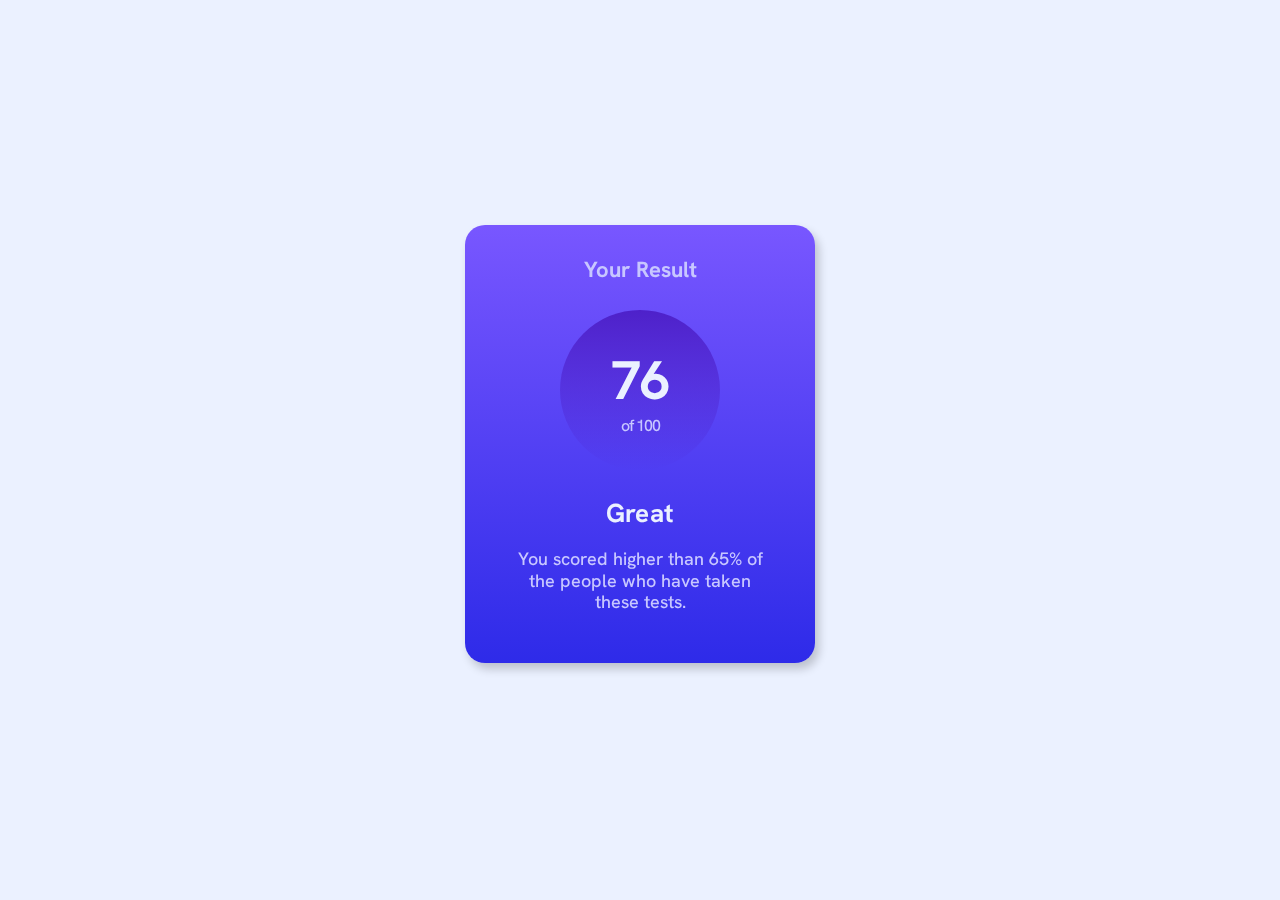
<file: Tasks/Flip Card/index.html>
<!DOCTYPE html>
<html lang="en">
    <head>
        <meta charset="UTF-8" />
        <meta name="viewport" content="width=device-width, initial-scale=1.0" />
        <!-- displays site properly based on user's device -->

        <link
            rel="icon"
            type="image/png"
            sizes="32x32"
            href="./assets/images/favicon-32x32.png"
        />

        <link rel="preconnect" href="https://fonts.googleapis.com" />
        <link rel="preconnect" href="https://fonts.gstatic.com" crossorigin />
        <link
            href="https://fonts.googleapis.com/css2?family=Hanken+Grotesk:wght@500;700;800&display=swap"
            rel="stylesheet"
        />

        <link rel="stylesheet" href="style.css" />

        <title>Frontend Mentor | Results summary component</title>
    </head>
    <body>
        <section>
            <div class="front">
                <h4 class="div-title">Your Result</h4>
                <div class="circle">
                    <h2 class="circle-head">76</h2>
                    of 100
                </div>
                <h3 class="name">Great</h3>
                <p class="front-text">
                    You scored higher than 65% of the people who have taken
                    these tests.
                </p>
            </div>
            <div class="back">
                <h3 class="div-title">Summary</h3>

                <ul>
                    <li class="list-item reaction">
                        <p class="name-item">
                            <img
                                src="./images/icon-reaction.svg"
                                class="icon"
                            />
                            Reaction
                        </p>
                        <p class="value-item">
                            <span class="bold">80</span> / 100
                        </p>
                    </li>

                    <li class="list-item memory">
                        <p class="name-item">
                            <img src="./images/icon-memory.svg" class="icon" />
                            Memory
                        </p>
                        <p class="value-item">
                            <span class="bold">92</span> / 100
                        </p>
                    </li>

                    <li class="list-item verbal">
                        <p class="name-item">
                            <img src="./images/icon-verbal.svg" class="icon" />
                            Verbal
                        </p>
                        <p class="value-item">
                            <span class="bold">61</span> / 100
                        </p>
                    </li>

                    <li class="list-item visual">
                        <p class="name-item">
                            <img src="./images/icon-visual.svg" class="icon" />
                            Visual
                        </p>
                        <p class="value-item">
                            <span class="bold">72</span> / 100
                        </p>
                    </li>
                </ul>

                <button>Continue</button>
            </div>
        </section>
    </body>
</html>
</file>
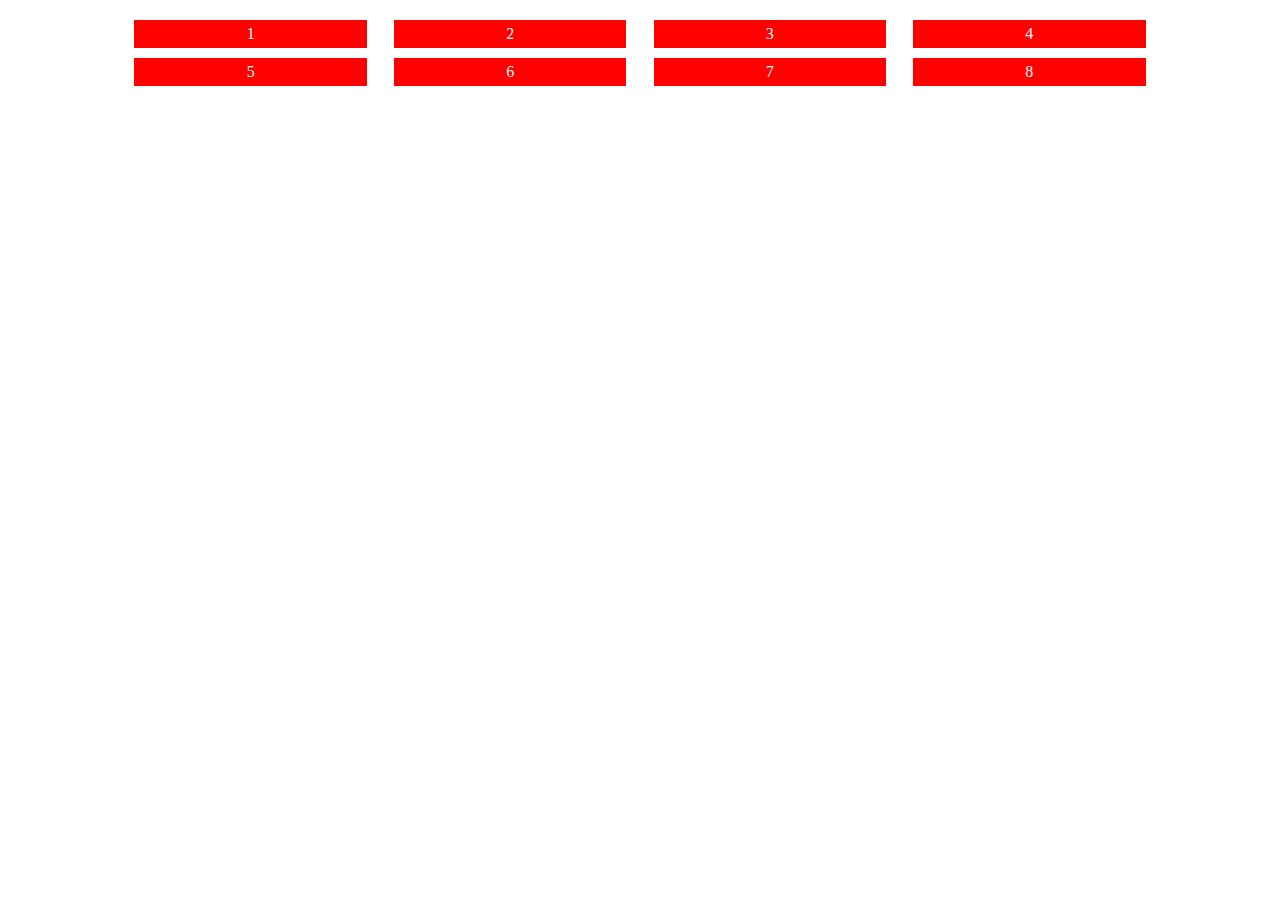
<file: Tasks/session 7 | Media Query/index.html>
<!DOCTYPE html>
<html lang="en">
<head>
  <meta charset="UTF-8">
  <meta http-equiv="X-UA-Compatible" content="IE=edge">
  <meta name="viewport" content="width=device-width, initial-scale=1.0">
  <title>Session 7 | Media Query</title>

  <link rel="stylesheet" href="style.css">
</head>
<body>
  <div class="parent">
    <div>1</div>
    <div>2</div>
    <div>3</div>
    <div>4</div>
    <div>5</div>
    <div>6</div>
    <div>7</div>
    <div>8</div>
</div>
</body>
</html>
</file>
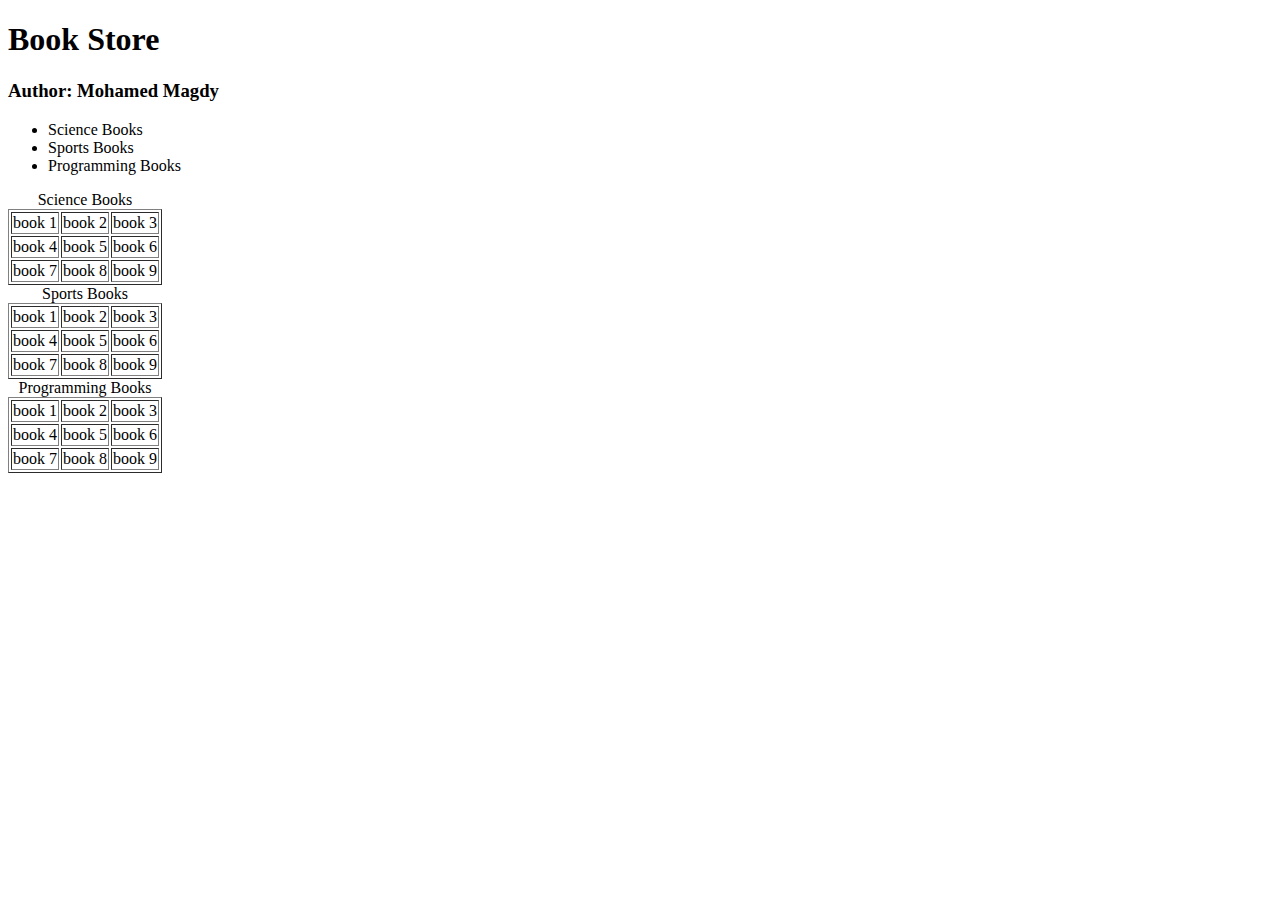
<file: Sessions/Session 1/task-in-session.html>
<!DOCTYPE html>
<html lang="en">
  <head>
    <meta charset="UTF-8" />
    <meta name="viewport" content="width=device-width, initial-scale=1.0" />
    <meta http-equiv="X-UA-Compatible" content="ie=edge" />
    <meta name="author" content="Mohamed Magdy" />
    <title>Book Store | Mohamed Magdy</title>
  </head>
  <body>
    <h1>Book Store</h1>
    <h3>Author: Mohamed Magdy</h3>

    <ul>
      <li>Science Books</li>
      <li>Sports Books</li>
      <li>Programming Books</li>
    </ul>

    <table border="1">
      <caption>
        Science Books
      </caption>
      <tr>
        <td>book 1</td>
        <td>book 2</td>
        <td>book 3</td>
      </tr>
      <tr>
        <td>book 4</td>
        <td>book 5</td>
        <td>book 6</td>
      </tr>
      <tr>
        <td>book 7</td>
        <td>book 8</td>
        <td>book 9</td>
      </tr>
    </table>

    <table border="1">
      <caption>
        Sports Books
      </caption>
      <tr>
        <td>book 1</td>
        <td>book 2</td>
        <td>book 3</td>
      </tr>
      <tr>
        <td>book 4</td>
        <td>book 5</td>
        <td>book 6</td>
      </tr>
      <tr>
        <td>book 7</td>
        <td>book 8</td>
        <td>book 9</td>
      </tr>
    </table>

    <table border="1">
      <caption>
        Programming Books
      </caption>
      <tr>
        <td>book 1</td>
        <td>book 2</td>
        <td>book 3</td>
      </tr>
      <tr>
        <td>book 4</td>
        <td>book 5</td>
        <td>book 6</td>
      </tr>
      <tr>
        <td>book 7</td>
        <td>book 8</td>
        <td>book 9</td>
      </tr>
    </table>
  </body>
</html>
</file>
<file: Tasks/Flip Card/style.css>
:root {
    --gradient-bg: linear-gradient(
        to top,
        hsl(241, 81%, 54%),
        hsl(252, 100%, 67%)
    );

    --gradient-circle: linear-gradient(
        to top,
        hsla(241, 72%, 46%, 0),
        hsla(256, 72%, 46%, 1)
    );

    --white: hsl(0, 0%, 100%);
    --pale-blue: hsl(221, 100%, 96%);
    --light-lavender: hsl(241, 100%, 89%);
    --dark-gray-blue: hsl(224, 30%, 27%);

    --light-red: hsl(0, 100%, 67%);
    --orangey-yellow: hsl(39, 100%, 56%);
    --green-teal: hsl(166, 100%, 37%);
    --cobalt-blue: hsl(234, 85%, 45%);
}

* {
    margin: 0;
    padding: 0;
    box-sizing: border-box;
}

body {
    display: flex;
    justify-content: center;
    align-items: center;
    height: 100vh;

    font-family: "Hanken Grotesk", sans-serif;
    font-size: 18px;
    font-weight: 500;

    background-color: var(--pale-blue);
    position: relative;
}

section {
    gap: 20px;
    width: 350px;
    /* height: 500px; */
    position: absolute;
    top: 25%;
    left: 50%;
    transform: translate(-50%, -50%);
    perspective: 1000px;
}

section > div {
    width: 100%;
    padding: 30px 40px 50px;
    border-radius: 20px;
    box-shadow: 4px 6px 10px rgba(0, 0, 0, 0.2);
    transition: all 0.8s;

    backface-visibility: hidden;
    position: absolute;
}

.front {
    background-image: var(--gradient-bg);
    display: flex;
    flex-direction: column;
    align-items: center;
}

.div-title {
    margin-bottom: 26px;
    font-size: 22px;
    letter-spacing: 0px;
}

.front .div-title {
    color: var(--light-lavender);
}

.circle {
    width: 160px;
    height: 160px;
    border-radius: 50%;

    background-image: var(--gradient-circle);

    display: flex;
    flex-direction: column;
    align-items: center;
    justify-content: center;

    font-size: 16px;
    letter-spacing: -1px;
    color: var(--light-lavender);

    margin-bottom: 26px;
}

.circle-head {
    font-size: 54px;
    color: var(--pale-blue);
}

.front .name {
    color: var(--pale-blue);
    font-size: 26px;
    letter-spacing: 0.4px;
    margin-bottom: 18px;
}

.front-text {
    text-align: center;
    line-height: 1.2;
    color: var(--light-lavender);
}

.back {
    background-color: var(--white);
    display: flex;
    flex-direction: column;
    justify-content: space-between;
    gap: 20px;
    transform: rotateY(180deg);
}

.back ul {
    list-style: none;
    display: flex;
    flex-direction: column;
    gap: 10px;
    margin-bottom: 20px;
}

.list-item {
    display: flex;
    justify-content: space-between;
    align-items: center;
    background-color: var(--pale-blue);
    padding: 12px;
    border-radius: 10px;
    font-size: 16px;
}

.name-item {
    display: flex;
    align-items: center;
    gap: 8px;
}

.reaction .name-item {
    color: var(--light-red);
}

.memory .name-item {
    color: var(--orangey-yellow);
}

.verbal .name-item {
    color: var(--green-teal);
}

.visual .name-item {
    color: var(--cobalt-blue);
}

.value-item {
    color: rgba(0, 0, 0, 0.6);
}

.value-item .bold {
    color: #000;
    font-weight: 700;
}

button {
    background-color: var(--dark-gray-blue);

    font-size: 18px;
    letter-spacing: 1px;
    color: var(--white);
    padding: 14px;
    border-radius: 100px;
    border: none;
    outline: none;
    cursor: pointer;
}

button:hover {
    background-image: var(--gradient-bg);
}

section:hover .front {
    transform: rotateY(180deg);
}

section:hover .back {
    transform: rotateY(0deg);
}
</file>
<file: Tasks/session 7 | Media Query/style.css>
.parent {
  margin: 20px auto;
  width:80%;
  display: flex;
  flex-wrap:wrap;
  justify-content: space-between;
  gap:10px;
  
}
.parent > div {
  width: 22%;
  padding: 5px;
  background-color: red;
  color:#fff;
  text-align:center;
}

@media (max-width: 750px) {
  .parent > div {
    width: 45%;
    background-color: #FEE4C3;
    color: #000
  }
}

@media (max-width: 500px) {
  .parent > div {
    width: 95%;
    background-color: #8A2BE1;
    color: #fff
  }
}
</file>
